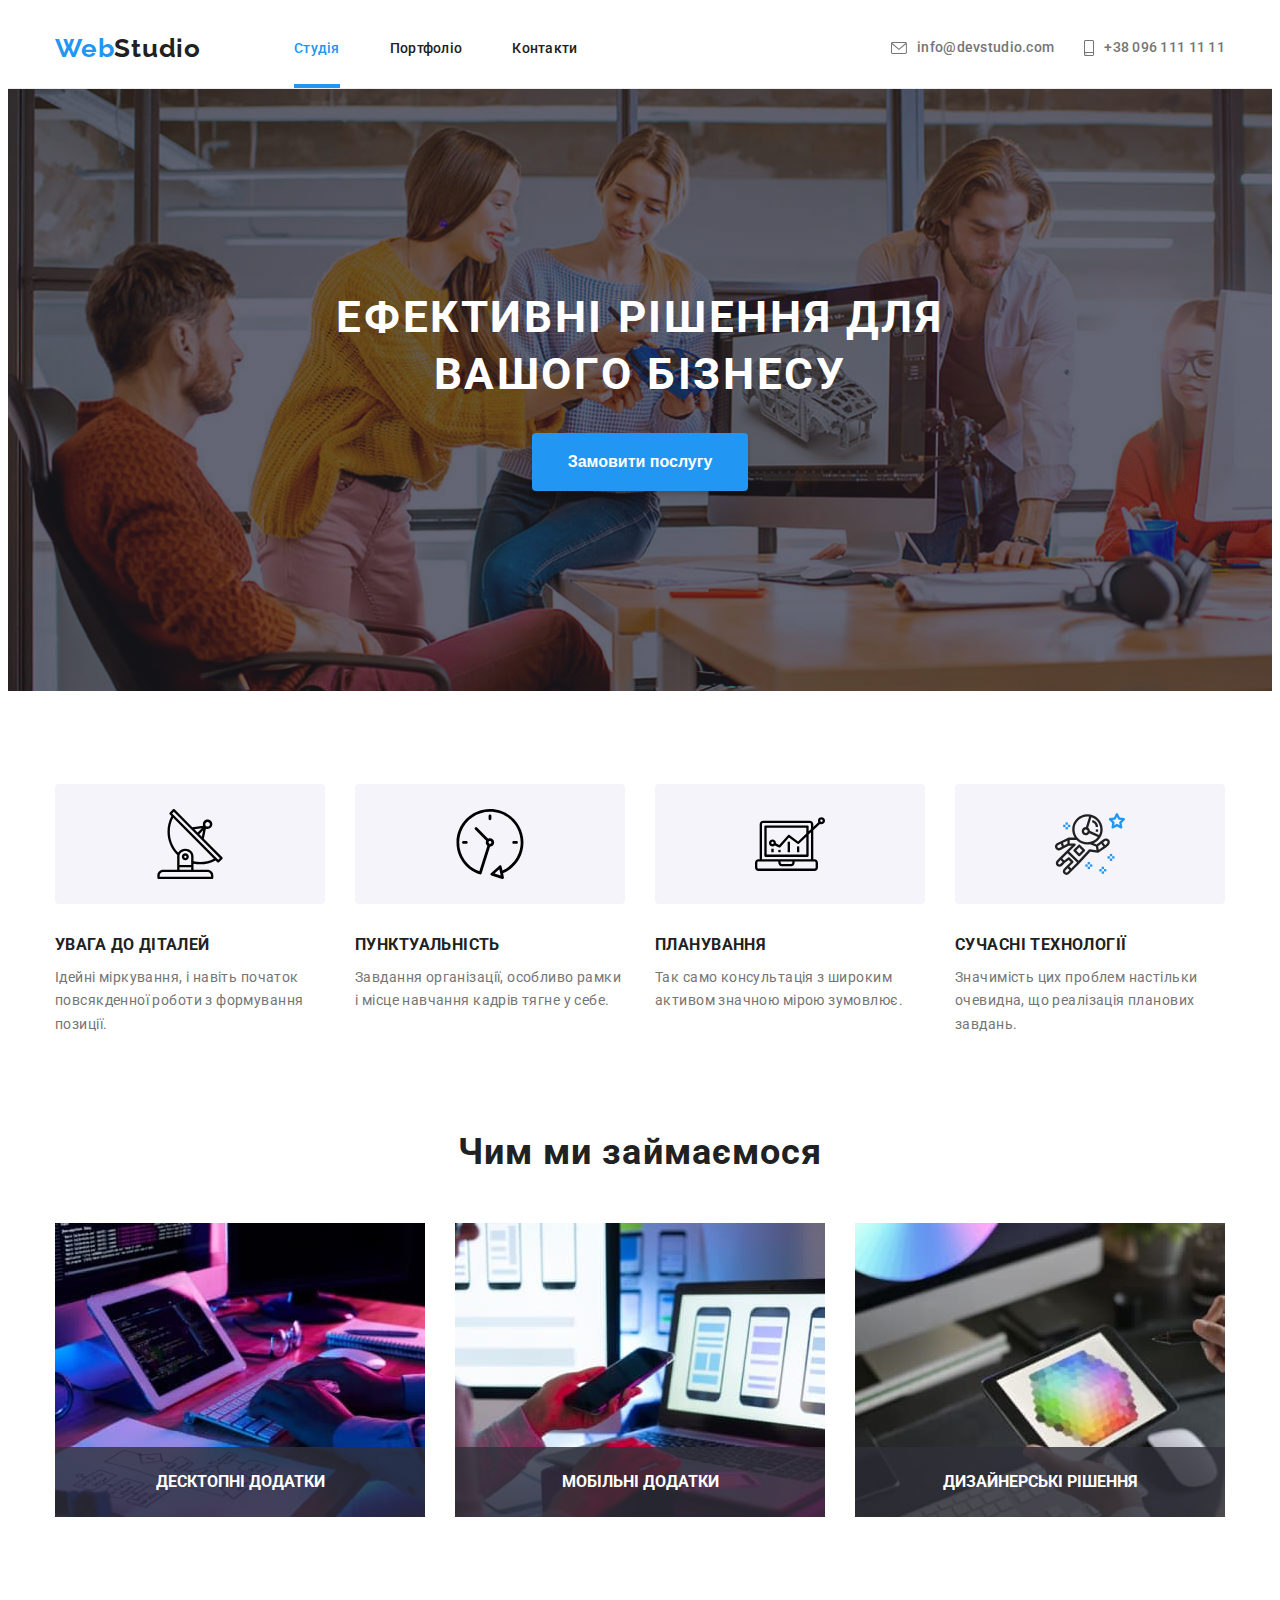
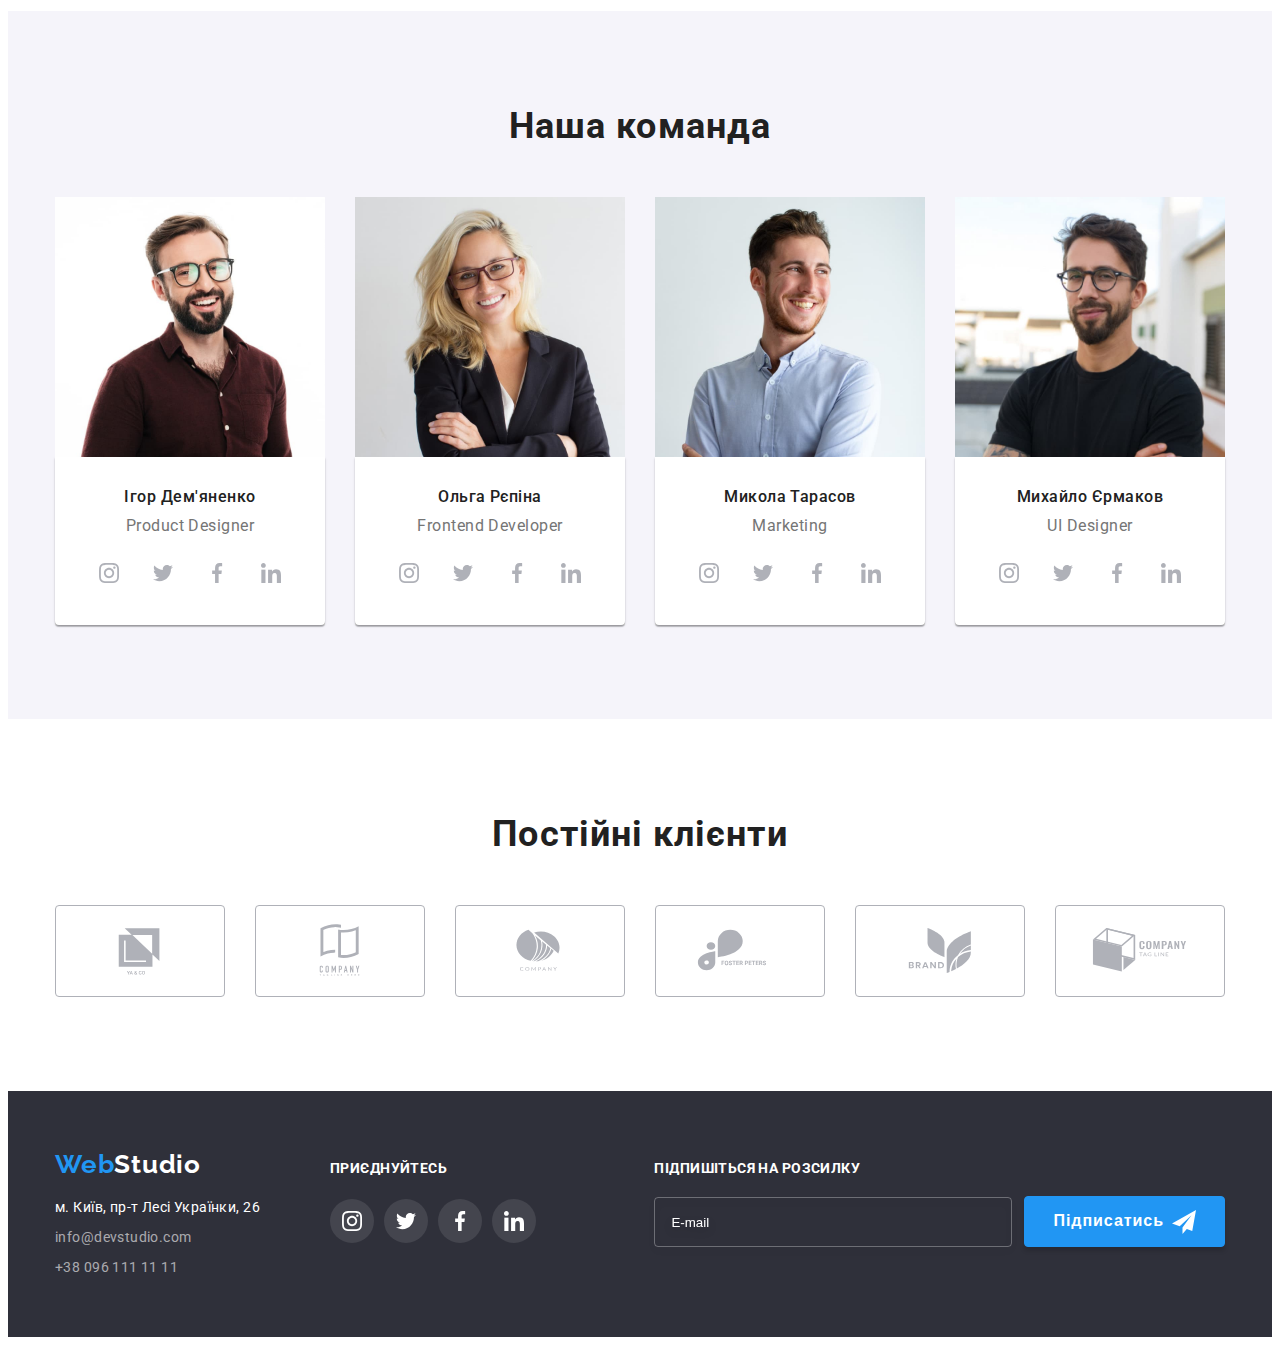
<file: index.html>
<!DOCTYPE html>
<html lang="uk">
  <head>
    <meta charset="UTF-8" />
    <meta http-equiv="X-UA-Compatible" content="IE=edge" />
    <meta name="viewport" content="width=device-width, initial-scale=1.0" />
    <link rel="preconnect" href="https://fonts.googleapis.com" />
    <link rel="preconnect" href="https://fonts.gstatic.com" crossorigin />
    <link
      href="https://fonts.googleapis.com/css2?family=Cinzel:wght@700&family=Montserrat:wght@400;500;700&family=Playfair+Display:wght@700&family=Poppins:wght@400;700&family=Roboto+Serif:opsz,wght@8..144,100&family=Roboto+Slab:wght@900&family=Roboto:wght@400;500;700;900&display=swap"
      rel="stylesheet"
    />
    <link
      href="https://fonts.googleapis.com/css2?family=Cinzel:wght@700&family=Montserrat:wght@400;500;700&family=Playfair+Display:wght@700&family=Poppins:wght@400;700&family=Raleway:wght@700&family=Roboto+Serif:opsz,wght@8..144,100&family=Roboto+Slab:wght@900&family=Roboto:wght@400;500;700;900&display=swap"
      rel="stylesheet"
    />

    <title>Портфоліо WebStudio</title>
    <link
      rel="stylesheet"
      href="https://cdnjs.cloudflare.com/ajax/libs/modern-normalize/1.1.0/modern-normalize.min.css"
      integrity="sha512-wpPYUAdjBVSE4KJnH1VR1HeZfpl1ub8YT/NKx4PuQ5NmX2tKuGu6U/JRp5y+Y8XG2tV+wKQpNHVUX03MfMFn9Q=="
      crossorigin="anonymous"
      referrerpolicy="no-referrer"
    />
    <link rel="stylesheet" href="./css/style.css" />
  </head>
  <body>
    <header class="header">
      <div class="container header-container">
        <nav class="nav">
          <a class="nav_link_logo" href="./index.html"
            ><span class="current">Web</span>Studio</a
          >
          <ul class="nav-item">
            <li class="nav_list">
              <a class="nav_link_menu current lineal" href="./index.html"
                >Студія</a
              >
            </li>
            <li class="nav_list">
              <a class="nav_link_menu" href="portfolio.html">Портфоліо</a>
            </li>
            <li class="nav_list">
              <a class="nav_link_menu" href="#">Контакти</a>
            </li>
          </ul>
        </nav>
        <ul class="header-contact">
          <li class="header_list_email">
            <a class="header_link_email" href="mailto:info@devstudio.com">
              <svg class="email-img" width="16" height="12">
                <use href="./image/sprite.svg#icon-header-mail"></use>
              </svg>

              info@devstudio.com</a
            >
          </li>
          <li class="header_list_tel">
            <a class="header_link_tel" href="tel:+380961111111">
              <svg class="email-tel" width="10" height="16">
                <use href="./image/sprite.svg#icon-header-smartphone"></use>
              </svg>
              +38 096 111 11 11</a
            >
          </li>
        </ul>
      </div>
    </header>
    <main>
      <section class="contact">
        <div class="container contact_container">
          <h1 class="contact_title">Ефективні рішення для вашого бізнесу</h1>
          <button data-modal-open class="contact_btn" type="button">
            Замовити послугу
          </button>
        </div>
      </section>
      <section class="about section">
        <div class="container">
          <h2 class="about_title visually-hidden">Наші переваги</h2>
          <ul class="about_item">
            <li class="about_list_feature">
              <div class="about_link_item">
                <svg class="about_icon" width="70px" height="70px">
                  <use href="./image/sprite.svg#icon-section-antenna"></use>
                </svg>
              </div>
              <h3 class="about_feature_title">Увага до діталей</h3>
              <p class="descript_text">
                Ідейні міркування, і навіть початок повсякденної роботи з
                формування позиції.
              </p>
            </li>
            <li class="about_list_feature">
              <div class="about_link_item">
                <svg class="about_icon" width="70px" height="70px">
                  <use href="./image/sprite.svg#icon-section-clock"></use>
                </svg>
              </div>
              <h3 class="about_feature_title">Пунктуальність</h3>
              <p class="descript_text">
                Завдання організації, особливо рамки і місце навчання кадрів
                тягне у себе.
              </p>
            </li>
            <li class="about_list_feature">
              <div class="about_link_item">
                <svg class="about_icon" width="70px" height="70px">
                  <use href="./image/sprite.svg#icon-section-diagram"></use>
                </svg>
              </div>
              <h3 class="about_feature_title">Планування</h3>
              <p class="descript_text">
                Так само консультація з широким активом значною мірою зумовлює.
              </p>
            </li>

            <li class="about_list_feature">
              <div class="about_link_item">
                <svg class="about_icon" width="70px" height="70px">
                  <use href="./image/sprite.svg#icon-section-astronaut"></use>
                </svg>
              </div>
              <h3 class="about_feature_title">Сучасні технології</h3>
              <p class="descript_text">
                Значимість цих проблем настільки очевидна, що реалізація
                планових завдань.
              </p>
            </li>
          </ul>
        </div>
      </section>
      <section class="work">
        <div class="container">
          <h2 class="work_title title">Чим ми займаємося</h2>
          <ul class="work-item">
            <li class="work_list_img">
              <div class="work_relative_img">
                <img
                  class="work_picture_img"
                  src="./image/code-on-tablet.jpg"
                  alt="programming on tablet"
                  width="370"
                  height="294"
                />
                <div class="work_absolute_title">
                  <h3 class="about_feature_title work_feature_title">
                    Десктопні додатки
                  </h3>
                </div>
              </div>
            </li>
            <li class="work_list_img">
              <div class="work_relative_img">
                <img
                  class="work_picture_img"
                  src="./image/phone-on-laptop.jpg"
                  alt="programming on laptop"
                  width="370"
                  height="294"
                />
                <div class="work_absolute_title">
                  <h3 class="about_feature_title work_feature_title">
                    Мобільні додатки
                  </h3>
                </div>
              </div>
            </li>
            <li class="work_list_img">
              <div class="work_relative_img">
                <img
                  class="work_picture_img"
                  src="./image/color-palette.jpg"
                  alt="color palette"
                  width="370"
                  height="294"
                />
                <div class="work_absolute_title">
                  <h3 class="about_feature_title work_feature_title">
                    Дизайнерські рішення
                  </h3>
                </div>
              </div>
            </li>
          </ul>
        </div>
      </section>
      <section class="teams section">
        <div class="container">
          <h2 class="teams_title title">Наша команда</h2>

          <ul class="team_list">
            <li class="teams_item">
              <img
                class="teams_photo"
                src="./image/photo-product-designer.jpg"
                alt="Product Designer"
                width="270"
                height="260"
              />

              <div class="team_member_card">
                <h3 class="teams_name">Ігор Дем'яненко</h3>

                <p class="teams_position">Product Designer</p>
                <ul class="team_list_icon">
                  <li class="team_item_icon">
                    <a
                      href="https://www.instagram.com/"
                      class="teams_link_icon"
                    >
                      <svg class="teams_icon" width="20px" height="20px">
                        <use href="./image/sprite.svg#icon-instagram"></use>
                      </svg>
                    </a>
                  </li>
                  <li class="team_item_icon">
                    <a href="https://twitter.com" class="teams_link_icon">
                      <svg class="teams_icon" width="20px" height="20px">
                        <use href="./image/sprite.svg#icon-twitter"></use>
                      </svg>
                    </a>
                  </li>
                  <li class="team_item_icon">
                    <a href="https://www.facebook.com/" class="teams_link_icon">
                      <svg class="teams_icon" width="20px" height="20px">
                        <use href="./image/sprite.svg#icon-facebook"></use>
                      </svg>
                    </a>
                  </li>
                  <li class="team_item_icon">
                    <a href="https://www.linkedin.com/" class="teams_link_icon">
                      <svg class="teams_icon" width="20px" height="20px">
                        <use href="./image/sprite.svg#icon-linkedin"></use>
                      </svg>
                    </a>
                  </li>
                </ul>
              </div>
            </li>
            <li class="teams_item">
              <img
                class="teams_photo"
                src="./image/photo-frontend-developer.jpg"
                alt="Frontend Develope"
                width="270"
                height="260"
              />
              <div class="team_member_card">
                <h3 class="teams_name">Ольга Рєпіна</h3>
                <p class="teams_position">Frontend Developer</p>
                <ul class="team_list_icon">
                  <li class="team_item_icon">
                    <a
                      href="https://www.instagram.com/"
                      class="teams_link_icon"
                    >
                      <svg class="teams_icon" width="20px" height="20px">
                        <use href="./image/sprite.svg#icon-instagram"></use>
                      </svg>
                    </a>
                  </li>
                  <li class="team_item_icon">
                    <a href="https://twitter.com" class="teams_link_icon">
                      <svg class="teams_icon" width="20px" height="20px">
                        <use href="./image/sprite.svg#icon-twitter"></use>
                      </svg>
                    </a>
                  </li>
                  <li class="team_item_icon">
                    <a href="https://www.facebook.com/" class="teams_link_icon">
                      <svg class="teams_icon" width="20px" height="20px">
                        <use href="./image/sprite.svg#icon-facebook"></use>
                      </svg>
                    </a>
                  </li>
                  <li class="team_item_icon">
                    <a href="https://www.linkedin.com/" class="teams_link_icon">
                      <svg class="teams_icon" width="20px" height="20px">
                        <use href="./image/sprite.svg#icon-linkedin"></use>
                      </svg>
                    </a>
                  </li>
                </ul>
              </div>
            </li>
            <li class="teams_item">
              <img
                class="teams_photo"
                src="./image/photo-marketing.jpg"
                alt="Marketing"
                width="270"
                height="260"
              />
              <div class="team_member_card">
                <h3 class="teams_name">Микола Тарасов</h3>
                <p class="teams_position">Marketing</p>
                <ul class="team_list_icon">
                  <li class="team_item_icon">
                    <a
                      href="https://www.instagram.com/"
                      class="teams_link_icon"
                    >
                      <svg class="teams_icon" width="20px" height="20px">
                        <use href="./image/sprite.svg#icon-instagram"></use>
                      </svg>
                    </a>
                  </li>
                  <li class="team_item_icon">
                    <a href="https://twitter.com" class="teams_link_icon">
                      <svg class="teams_icon" width="20px" height="20px">
                        <use href="./image/sprite.svg#icon-twitter"></use>
                      </svg>
                    </a>
                  </li>
                  <li class="team_item_icon">
                    <a href="https://www.facebook.com/" class="teams_link_icon">
                      <svg class="teams_icon" width="20px" height="20px">
                        <use href="./image/sprite.svg#icon-facebook"></use>
                      </svg>
                    </a>
                  </li>
                  <li class="team_item_icon">
                    <a href="https://www.linkedin.com/" class="teams_link_icon">
                      <svg class="teams_icon" width="20px" height="20px">
                        <use href="./image/sprite.svg#icon-linkedin"></use>
                      </svg>
                    </a>
                  </li>
                </ul>
              </div>
            </li>
            <li class="teams_item">
              <img
                class="teams_photo"
                src="./image/photo-designer.jpg"
                alt="UI Designer"
                width="270"
                height="260"
              />
              <div class="team_member_card">
                <h3 class="teams_name">Михайло Єрмаков</h3>
                <p class="teams_position">UI Designer</p>
                <ul class="team_list_icon">
                  <li class="team_item_icon">
                    <a
                      href="https://www.instagram.com/"
                      class="teams_link_icon"
                    >
                      <svg class="teams_icon" width="20px" height="20px">
                        <use href="./image/sprite.svg#icon-instagram"></use>
                      </svg>
                    </a>
                  </li>
                  <li class="team_item_icon">
                    <a href="https://twitter.com" class="teams_link_icon">
                      <svg class="teams_icon" width="20px" height="20px">
                        <use href="./image/sprite.svg#icon-twitter"></use>
                      </svg>
                    </a>
                  </li>
                  <li class="team_item_icon">
                    <a href="https://www.facebook.com/" class="teams_link_icon">
                      <svg class="teams_icon" width="20px" height="20px">
                        <use href="./image/sprite.svg#icon-facebook"></use>
                      </svg>
                    </a>
                  </li>
                  <li class="team_item_icon">
                    <a href="https://www.linkedin.com/" class="teams_link_icon">
                      <svg class="teams_icon" width="20px" height="20px">
                        <use href="./image/sprite.svg#icon-linkedin"></use>
                      </svg>
                    </a>
                  </li>
                </ul>
              </div>
            </li>
          </ul>
        </div>
      </section>
      <section class="partner section">
        <div class="container">
          <h2 class="title">Постійні клієнти</h2>
          <ul class="partner_list">
            <li class="partner_item">
              <a href="#" class="partner_link">
                <svg class="partner_icon">
                  <use href="./image/sprite.svg#icon-Logo-work-a"></use>
                </svg>
              </a>
            </li>
            <li class="partner_item">
              <a href="#" class="partner_link">
                <svg class="partner_icon">
                  <use href="./image/sprite.svg#icon-Logo-work-b"></use>
                </svg>
              </a>
            </li>
            <li class="partner_item">
              <a href="#" class="partner_link">
                <svg class="partner_icon">
                  <use href="./image/sprite.svg#icon-Logo-work-c"></use>
                </svg>
              </a>
            </li>
            <li class="partner_item">
              <a href="#" class="partner_link">
                <svg class="partner_icon">
                  <use href="./image/sprite.svg#icon-Logo-work-d"></use>
                </svg>
              </a>
            </li>
            <li class="partner_item">
              <a href="#" class="partner_link">
                <svg class="partner_icon">
                  <use href="./image/sprite.svg#icon-Logo-work-e"></use>
                </svg>
              </a>
            </li>
            <li class="partner_item">
              <a href="#" class="partner_link">
                <svg class="partner_icon">
                  <use href="./image/sprite.svg#icon-Logo-work-h"></use>
                </svg>
              </a>
            </li>
          </ul>
        </div>
      </section>
    </main>

    <footer class="footer">
      <div class="container flex">
        <div class="footer_address_container">
          <a href="./index.html" class="footer_logo_link"
            ><span class="footer_logo_link current">Web</span>Studio</a
          >

          <address>
            <ul class="address_list">
              <li class="address_city_item">
                <a
                  class="address_link"
                  href="https://goo.gl/maps/CPtrU1FHBa2aNyZL9"
                  target="_blank"
                  rel="noopener noreferrer nofollow"
                  >м. Київ, пр-т Лесі Українки, 26</a
                >
              </li>
              <li class="address_item">
                <a class="footer_contact" href="mailto:info@devstudio.com"
                  >info@devstudio.com</a
                >
              </li>
              <li class="footer_list_contact">
                <a class="footer_contact" href="tel:+380961111111"
                  >+38 096 111 11 11</a
                >
              </li>
            </ul>
          </address>
        </div>
        <div class="footer_social_container">
          <h3 class="footer_social_title">приєднуйтесь</h3>
          <ul class="footer_social_list">
            <li class="social_item">
              <a href="" class="social_link teams_link_icon">
                <svg class="social_icon" width="20px" height="20px">
                  <use href="./image/sprite.svg#icon-instagram"></use>
                </svg>
              </a>
            </li>
            <li class="social_item">
              <a href="" class="social_link teams_link_icon">
                <svg class="social_icon" width="20px" height="20px">
                  <use href="./image/sprite.svg#icon-twitter"></use>
                </svg>
              </a>
            </li>
            <li class="social_item">
              <a href="" class="social_link teams_link_icon">
                <svg class="social_icon" width="20px" height="20px">
                  <use href="./image/sprite.svg#icon-facebook"></use>
                </svg>
              </a>
            </li>
            <li class="social_item">
              <a href="" class="social_link teams_link_icon">
                <svg class="social_icon" width="20px" height="20px">
                  <use href="./image/sprite.svg#icon-linkedin"></use>
                </svg>
              </a>
            </li>
          </ul>
        </div>
        <form class="footer_form">
          <div class="footer_label_input">
            <b class="footer_form_call">Підпишіться на розсилку</b>
            <input
              class="footer_form_input"
              type="email"
              name="mail"
              placeholder="E-mail"
              required
            />
          </div>

          <button class="footer_form_btn" type="submit">
            Підписатись

            <svg class="footer_form_icon">
              <use href="./image/sprite.svg#icon-telegram"></use>
            </svg>
          </button>
        </form>
      </div>
    </footer>

    <div data-modal class="backdrop is-hidden">
      <div class="modal">
        <button data-modal-close class="btn_close_modal">
          <svg class="modal_svg_close">
            <use href="./image/sprite.svg#icon-close_modal"></use>
          </svg>
        </button>
        <b class="modal_call_action">Залиште свої дані, ми вам передзвонимо</b>
        <form class="form">
          <label class="form_label">
            <span class="form_text_label">Ім'я</span>
            <span class="form_field">
              <input
                class="form_input"
                type="text"
                name="user_name"
                placeholder=" "
              />
              <svg class="icon_svg">
                <use href="./image/icons.svg#icon-person"></use>
              </svg>
            </span>
          </label>
          <label class="form_label">
            <span class="form_text_label">Телефон</span>
            <span class="form_field">
              <input
                class="form_input"
                type="tel"
                name="user_phone"
                placeholder=" "
              />
              <svg class="icon_svg">
                <use href="./image/icons.svg#icon-phone"></use>
              </svg>
            </span>
          </label>

          <label class="form_label">
            <span class="form_text_label">Пошта </span>
            <span class="form_field">
              <input
                class="form_input"
                type="email"
                name="user_email"
                placeholder=" "
              />
              <svg class="icon_svg">
                <use href="./image/icons.svg#icon-email_black"></use>
              </svg>
            </span>
          </label>
          <label class="">
            <span class="form_text_label">Коментар </span>
            <textarea
              class="form_textarea"
              name="user_massage"
              placeholder="Введіть текст"
            ></textarea>
          </label>
          <div class="form_checkbox_wrapper">
            <input
              class="checkbox"
              name="accept_policy"
              type="checkbox"
              id="policy_checkbox"
            />
            <label class="label_policy" for="policy_checkbox"
              >Погоджуюся з розсилкою та приймаю &nbsp;
              <a class="policy_checkbox_link" href="#">Умови договору</a>
            </label>
          </div>

          <button class="btn_submit" type="submit">Відправити</button>
        </form>
      </div>
    </div>
    <script src="./js/modal.js"></script>
  </body>
</html>
</file>
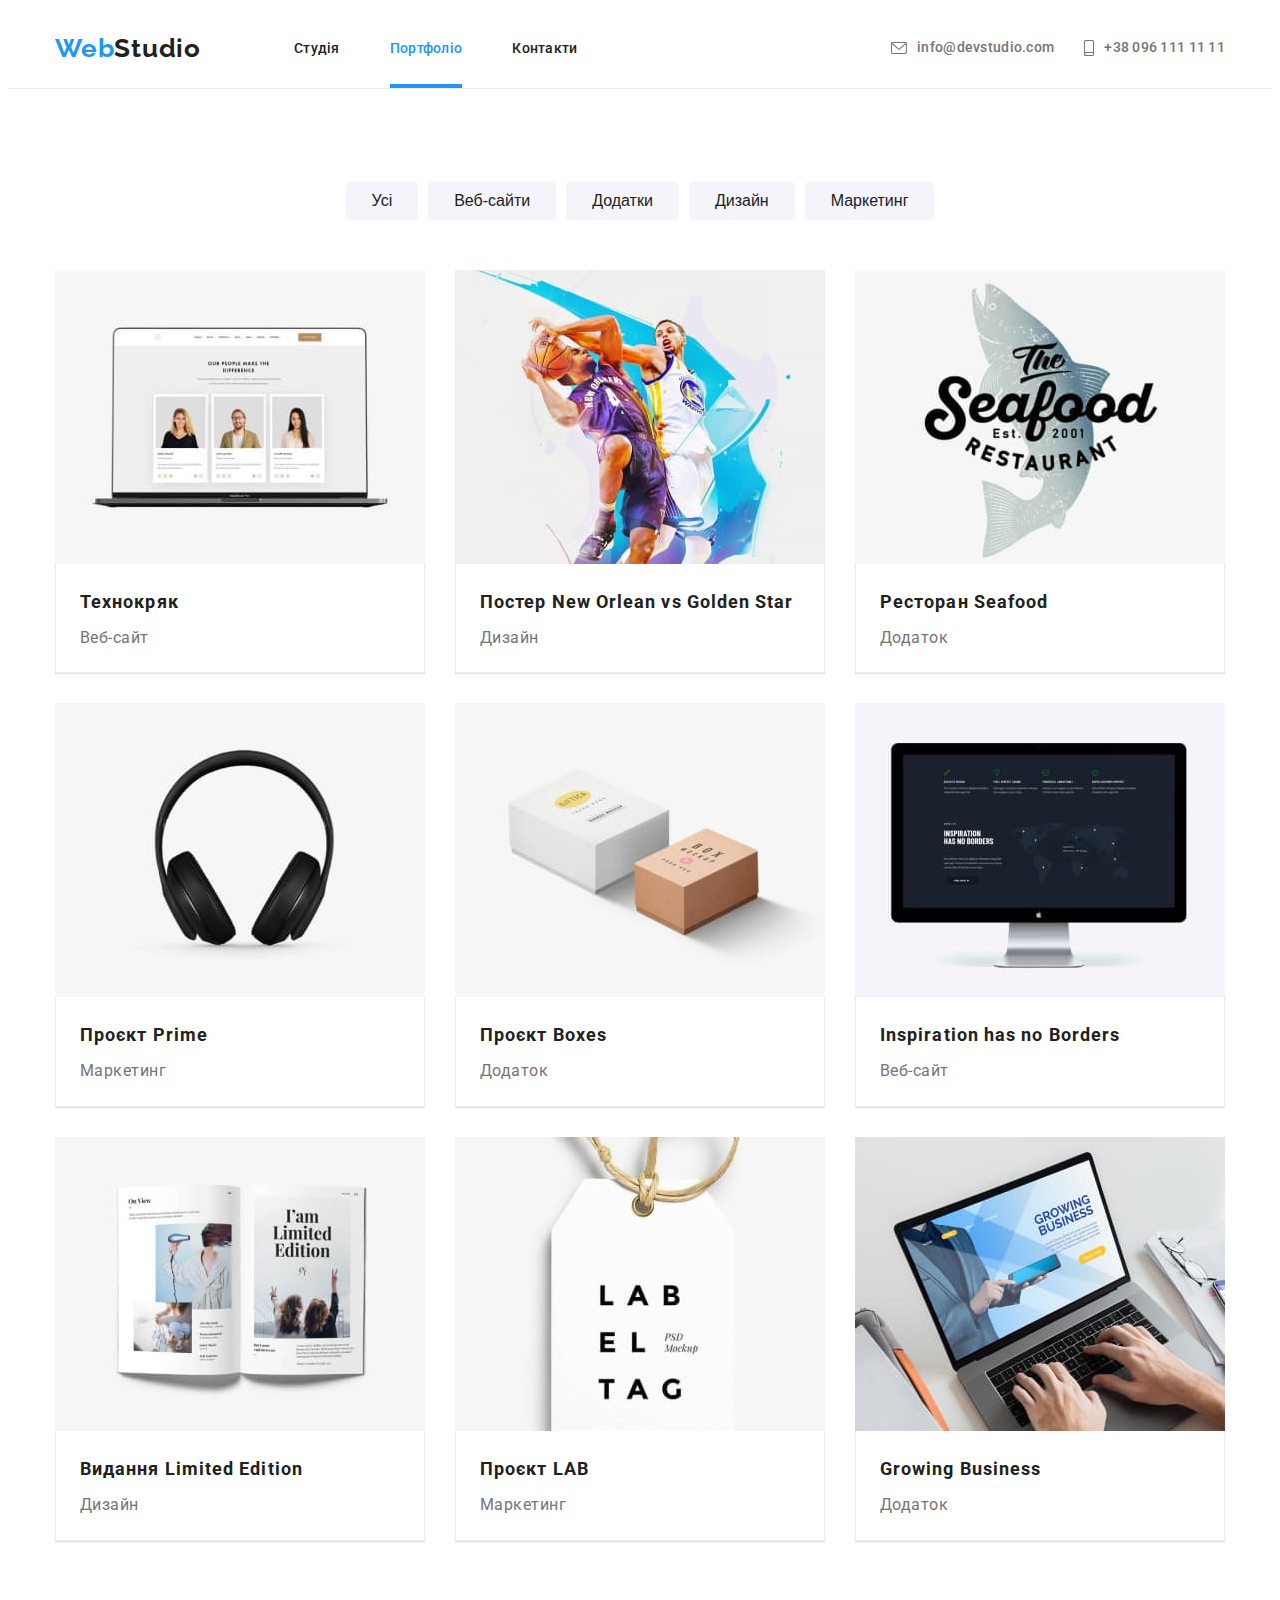
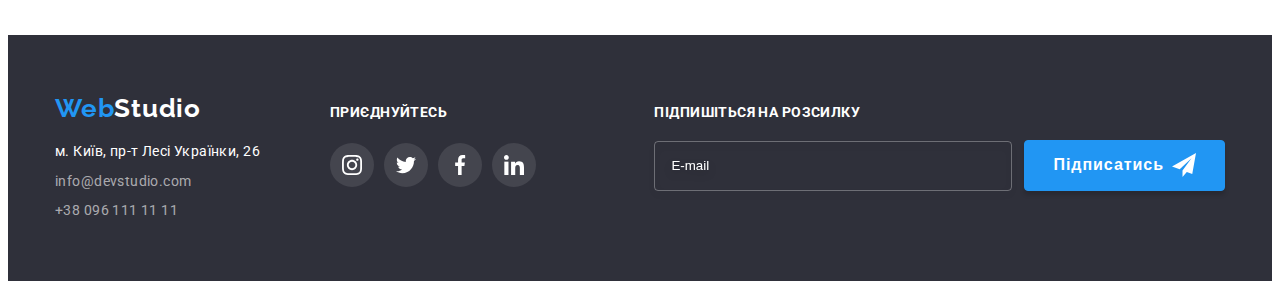
<file: portfolio.html>
<!DOCTYPE html>
<html lang="uk">
  <head>
    <meta charset="UTF-8" />
    <meta http-equiv="X-UA-Compatible" content="IE=edge" />
    <meta name="viewport" content="width=device-width, initial-scale=1.0" />
    <link rel="preconnect" href="https://fonts.googleapis.com" />
    <link rel="preconnect" href="https://fonts.gstatic.com" crossorigin />
    <link
      href="https://fonts.googleapis.com/css2?family=Cinzel:wght@700&family=Montserrat:wght@400;500;700&family=Playfair+Display:wght@700&family=Poppins:wght@400;700&family=Roboto+Serif:opsz,wght@8..144,100&family=Roboto+Slab:wght@900&family=Roboto:wght@400;500;700;900&display=swap"
      rel="stylesheet"
    />
    <link
      href="https://fonts.googleapis.com/css2?family=Cinzel:wght@700&family=Montserrat:wght@400;500;700&family=Playfair+Display:wght@700&family=Poppins:wght@400;700&family=Raleway:wght@700&family=Roboto+Serif:opsz,wght@8..144,100&family=Roboto+Slab:wght@900&family=Roboto:wght@400;500;700;900&display=swap"
      rel="stylesheet"
    />

    <title>Портфоліо</title>
    <link
      rel="stylesheet"
      href="https://cdnjs.cloudflare.com/ajax/libs/modern-normalize/1.1.0/modern-normalize.min.css"
      integrity="sha512-wpPYUAdjBVSE4KJnH1VR1HeZfpl1ub8YT/NKx4PuQ5NmX2tKuGu6U/JRp5y+Y8XG2tV+wKQpNHVUX03MfMFn9Q=="
      crossorigin="anonymous"
      referrerpolicy="no-referrer"
    />
    <link rel="stylesheet" href="./css/style.css" />
  </head>
  <body>
    <header class="header">
      <div class="container header-container">
        <nav class="nav">
          <a class="nav_link_logo" href="./index.html"
            ><span class="current">Web</span>Studio</a
          >
          <ul class="nav-item">
            <li class="nav_list">
              <a class="nav_link_menu" href="./index.html">Студія</a>
            </li>
            <li class="nav_list">
              <a class="nav_link_menu current lineal" href="portfolio.html"
                >Портфоліо</a
              >
            </li>
            <li class="nav_list">
              <a class="nav_link_menu" href="#">Контакти</a>
            </li>
          </ul>
        </nav>
        <ul class="header-contact">
          <li class="header_list_email">
            <a class="header_link_email" href="mailto:info@devstudio.com">
              <svg class="email-img" width="16" height="12">
                <use href="./image/sprite.svg#icon-header-mail"></use>
              </svg>

              info@devstudio.com</a
            >
          </li>
          <li class="header_list_tel">
            <a class="header_link_tel" href="tel:+380961111111">
              <svg class="email-tel" width="10" height="16">
                <use href="./image/sprite.svg#icon-header-smartphone"></use>
              </svg>
              +38 096 111 11 11</a
            >
          </li>
        </ul>
      </div>
    </header>
    <main>
      <section class="services section">
        <div class="container">
          <h2 class="services_title visually-hidden">Наші Послуги</h2>
          <ul class="services_list">
            <li class="services_item_btn">
              <button type="button" class="services_btn current">Усі</button>
            </li>
            <li class="services_item_btn">
              <button type="button" class="services_btn">Веб-сайти</button>
            </li>
            <li class="services_item_btn">
              <button type="button" class="services_btn">Додатки</button>
            </li>
            <li class="services_item_btn">
              <button type="button" class="services_btn">Дизайн</button>
            </li>
            <li class="services_item_btn">
              <button type="button" class="services_btn">Маркетинг</button>
            </li>
          </ul>
          <ul class="server_menu">
            <li class="server_item">
              <a class="server_card" href="#">
                <div class="server_relative_img">
                  <img
                    class="server_img"
                    src="./image/img-portfolio-page/laptop-three-team.jpg"
                    alt="Web"
                    width="370"
                    height="294"
                  />
                  <div class="server_overlay">
                    <div class="server_absolute_text">
                      <p class="server_text">
                        Ресурс пропонує комплексні пропозиції з різним рівнем
                        функціоналу та сервісів. Все це дозволить відвідувачу
                        отримати вичерпні відомості про компанію чи приватну
                        особу.
                      </p>
                    </div>
                  </div>
                </div>
                <div class="card_border">
                  <h3 class="server_menu_title">Технокряк</h3>
                  <p class="server_menu_descript">Веб-сайт</p>
                </div>
              </a>
            </li>
            <li class="server_item">
              <a class="server_card" href="#">
                <div class="server_relative_img">
                  <img
                    class="server_img"
                    src="./image/img-portfolio-page/sport-two-people.jpg"
                    alt="Design"
                    width="370"
                    height="294"
                  />
                  <div class="server_overlay">
                    <div class="server_absolute_text">
                      <p class="server_text">
                        Ресурс пропонує комплексні пропозиції з різним рівнем
                        функціоналу та сервісів. Все це дозволить відвідувачу
                        отримати вичерпні відомості про компанію чи приватну
                        особу.
                      </p>
                    </div>
                  </div>
                </div>

                <div class="card_border">
                  <h3 class="server_menu_title">
                    Постер New Orlean vs Golden Star
                  </h3>
                  <p class="server_menu_descript">Дизайн</p>
                </div>
              </a>
            </li>
            <li class="server_item">
              <a class="server_card" href="#">
                <div class="server_relative_img">
                  <img
                    class="server_img"
                    src="./image/img-portfolio-page/logo-restaurant.jpg"
                    alt="Dodatok"
                    width="370"
                    height="294"
                  />
                  <div class="server_overlay">
                    <div class="server_absolute_text">
                      <p class="server_text">
                        Ресурс пропонує комплексні пропозиції з різним рівнем
                        функціоналу та сервісів. Все це дозволить відвідувачу
                        отримати вичерпні відомості про компанію чи приватну
                        особу.
                      </p>
                    </div>
                  </div>
                </div>
                <div class="card_border">
                  <h3 class="server_menu_title">Ресторан Seafood</h3>
                  <p class="server_menu_descript">Додаток</p>
                </div>
              </a>
            </li>
            <li class="server_item">
              <a class="server_card" href="#"
                ><div class="server_relative_img">
                  <img
                    class="server_img"
                    src="./image/img-portfolio-page/headphones-black.jpg"
                    alt="Проєкт Prime"
                    width="370"
                    height="294"
                  />
                  <div class="server_overlay">
                    <div class="server_absolute_text">
                      <p class="server_text">
                        Ресурс пропонує комплексні пропозиції з різним рівнем
                        функціоналу та сервісів. Все це дозволить відвідувачу
                        отримати вичерпні відомості про компанію чи приватну
                        особу.
                      </p>
                    </div>
                  </div>
                </div>
                <div class="card_border">
                  <h3 class="server_menu_title">Проєкт Prime</h3>
                  <p class="server_menu_descript">Маркетинг</p>
                </div>
              </a>
            </li>
            <li class="server_item">
              <a class="server_card" href="#">
                <div class="server_relative_img">
                  <img
                    class="server_img"
                    src="./image/img-portfolio-page/two-box.jpg"
                    alt="Проєкт Boxes"
                    width="370"
                    height="294"
                  />
                  <div class="server_overlay">
                    <div class="server_absolute_text">
                      <p class="server_text">
                        Ресурс пропонує комплексні пропозиції з різним рівнем
                        функціоналу та сервісів. Все це дозволить відвідувачу
                        отримати вичерпні відомості про компанію чи приватну
                        особу.
                      </p>
                    </div>
                  </div>
                </div>
                <div class="card_border">
                  <h3 class="server_menu_title">Проєкт Boxes</h3>
                  <p class="server_menu_descript">Додаток</p>
                </div>
              </a>
            </li>
            <li class="server_item">
              <a class="server_card" href="#">
                <div class="server_relative_img">
                  <img
                    class="server_img"
                    src="./image/img-portfolio-page/inspiration-web.jpg"
                    alt="Inspiration has no Borders"
                    width="370"
                    height="294"
                  />
                  <div class="server_overlay">
                    <div class="server_absolute_text">
                      <p class="server_text">
                        Ресурс пропонує комплексні пропозиції з різним рівнем
                        функціоналу та сервісів. Все це дозволить відвідувачу
                        отримати вичерпні відомості про компанію чи приватну
                        особу.
                      </p>
                    </div>
                  </div>
                </div>

                <div class="card_border">
                  <h3 class="server_menu_title">Inspiration has no Borders</h3>
                  <p class="server_menu_descript">Веб-сайт</p>
                </div>
              </a>
            </li>
            <li class="server_item">
              <a class="server_card" href="#">
                <div class="server_relative_img">
                  <img
                    class="server_img"
                    src="./image/img-portfolio-page/book-edition.jpg"
                    alt="Видання Limited Edition"
                    width="370"
                    height="294"
                  />
                  <div class="server_overlay">
                    <div class="server_absolute_text">
                      <p class="server_text">
                        Ресурс пропонує комплексні пропозиції з різним рівнем
                        функціоналу та сервісів. Все це дозволить відвідувачу
                        отримати вичерпні відомості про компанію чи приватну
                        особу.
                      </p>
                    </div>
                  </div>
                </div>

                <div class="card_border">
                  <h3 class="server_menu_title">Видання Limited Edition</h3>
                  <p class="server_menu_descript">Дизайн</p>
                </div>
              </a>
            </li>
            <li class="server_item">
              <a class="server_card" href="#">
                <div class="server_relative_img">
                  <img
                    class="server_img"
                    src="./image/img-portfolio-page/logo-label-tag.jpg"
                    alt="Проєкт LAB"
                    width="370"
                    height="294"
                  />
                  <div class="server_overlay">
                    <div class="server_absolute_text">
                      <p class="server_text">
                        Ресурс пропонує комплексні пропозиції з різним рівнем
                        функціоналу та сервісів. Все це дозволить відвідувачу
                        отримати вичерпні відомості про компанію чи приватну
                        особу.
                      </p>
                    </div>
                  </div>
                </div>
                <div class="card_border">
                  <h3 class="server_menu_title">Проєкт LAB</h3>
                  <p class="server_menu_descript">Маркетинг</p>
                </div>
              </a>
            </li>
            <li class="server_item">
              <a class="server_card" href="#">
                <div class="server_relative_img">
                  <img
                    class="server_img"
                    src="./image/img-portfolio-page/laptop-crowing-business.jpg"
                    alt="Growing Business"
                    width="370"
                    height="294"
                  />
                  <div class="server_overlay">
                    <div class="server_absolute_text">
                      <p class="server_text">
                        Ресурс пропонує комплексні пропозиції з різним рівнем
                        функціоналу та сервісів. Все це дозволить відвідувачу
                        отримати вичерпні відомості про компанію чи приватну
                        особу.
                      </p>
                    </div>
                  </div>
                </div>

                <div class="card_border">
                  <h3 class="server_menu_title">Growing Business</h3>
                  <p class="server_menu_descript">Додаток</p>
                </div>
              </a>
            </li>
          </ul>
        </div>
      </section>
    </main>
    <footer class="footer">
      <div class="container flex">
        <div class="footer_address_container">
          <a href="./index.html" class="footer_logo_link"
            ><span class="footer_logo_link current">Web</span>Studio</a
          >

          <address>
            <ul class="address_list">
              <li class="address_city_item">
                <a
                  class="address_link"
                  href="https://goo.gl/maps/CPtrU1FHBa2aNyZL9"
                  target="_blank"
                  rel="noopener noreferrer nofollow"
                  >м. Київ, пр-т Лесі Українки, 26</a
                >
              </li>
              <li class="address_item">
                <a class="footer_contact" href="mailto:info@devstudio.com"
                  >info@devstudio.com</a
                >
              </li>
              <li class="footer_list_contact">
                <a class="footer_contact" href="tel:+380961111111"
                  >+38 096 111 11 11</a
                >
              </li>
            </ul>
          </address>
        </div>
        <div class="footer_social_container">
          <h3 class="footer_social_title">приєднуйтесь</h3>
          <ul class="footer_social_list">
            <li class="social_item">
              <a href="" class="social_link teams_link_icon">
                <svg class="social_icon" width="20px" height="20px">
                  <use href="./image/sprite.svg#icon-instagram"></use>
                </svg>
              </a>
            </li>
            <li class="social_item">
              <a href="" class="social_link teams_link_icon">
                <svg class="social_icon" width="20px" height="20px">
                  <use href="./image/sprite.svg#icon-twitter"></use>
                </svg>
              </a>
            </li>
            <li class="social_item">
              <a href="" class="social_link teams_link_icon">
                <svg class="social_icon" width="20px" height="20px">
                  <use href="./image/sprite.svg#icon-facebook"></use>
                </svg>
              </a>
            </li>
            <li class="social_item">
              <a href="" class="social_link teams_link_icon">
                <svg class="social_icon" width="20px" height="20px">
                  <use href="./image/sprite.svg#icon-linkedin"></use>
                </svg>
              </a>
            </li>
          </ul>
        </div>
        <form class="footer_form">
          <div class="footer_label_input">
            <b class="footer_form_call">Підпишіться на розсилку</b>
            <input
              class="footer_form_input"
              type="email"
              name="mail"
              placeholder="E-mail"
              required
            />
          </div>

          <button class="footer_form_btn" type="submit">
            Підписатись

            <svg class="footer_form_icon">
              <use href="./image/sprite.svg#icon-telegram"></use>
            </svg>
          </button>
        </form>
      </div>
    </footer>
  </body>
</html>
</file>
<file: css/style.css>
:root {
  --color-primary: #212121;
  --color-text-deck: #757575;
  --color-invert: #fff;
  --color-opacity: rgba(255, 255, 255, 0.6);
  --color-action: #2196f3;
  --color-background-primary: #fff;
  --color-background-second: #2f303a;
  --color-background-brand: #f5f4fa;
  --color-background-action: #2196f3;
  --background-color-even: #188ce8;
  --color-border-one: #eeeeee;
  --color-fill-svg: #afb1b8;
  --color-background-animation: rgba(33, 150, 243, 0.9);
  --color-backdrop: rgba(0, 0, 0, 0.2);
  --timing-function: cubic-bezier(0.4, 0, 0.2, 1);
}
html {
  box-sizing: border-box;
}
*,
*::before,
*::after {
  box-sizing: border-box;
}
h1,
h2,
h3,
h4,
h5,
h6,
p,
ul,
li {
  margin-top: 0;
  margin-bottom: 0;
  padding-left: 0;
  padding-right: 0;
}
body {
  font-family: "Roboto", sans-serif;
  background-color: var(--primary-white-color);
}

a {
  text-decoration: none;
}
li {
  list-style-type: none;
}
img {
  display: block;
}
.visually-hidden {
  white-space: nowrap;
  width: 1px;
  height: 1px;
  overflow: hidden;
  border: 0;
  padding: 0;
  clip: rect(0 0 0 0);
  clip-path: inset(50%);
  margin: -1px;
}
.section {
  padding-top: 94px;
  padding-bottom: 94px;
}
.title {
  margin-bottom: 50px;
  font-weight: 700;
  font-size: 36px;
  line-height: 42px;
  text-align: center;
  letter-spacing: 0.03em;

  color: var(--color-primary);
}
.container {
  width: 1200px;
  margin: 0 auto;
  padding-left: 15px;
  padding-right: 15px;
}
.header {
  border-bottom: 1px solid #ececec;
}
.header-container {
  display: flex;
  align-items: center;
}
.nav {
  display: flex;
  align-items: center;
  padding-left: 0;
}

.nav-item {
  display: flex;
}
.nav_link_logo {
  margin-right: 93px;
  font-family: "Raleway", sans-serif;
  font-weight: 700;
  font-size: 26px;
  line-height: 1;
  letter-spacing: 0.03em;

  color: var(--color-primary);
  transition: color 250ms var(--timing-function);
}
.nav_link_logo .current:hover,
.nav_link_logo .current:focus {
  color: var(--background-color-even);
}
.nav_link_logo .current {
  color: var(--color-action);
}

.nav_link_menu {
  position: relative;
  padding-top: 32px;
  padding-bottom: 32px;

  display: block;
  color: var(--color-primary);
  font-weight: 500;
  font-size: 14px;
  line-height: 16px;
  letter-spacing: 0.02em;

  transition: color 250ms var(--timing-function);
}

.nav_link_menu.current {
  color: var(--color-action);
}
.nav_link_menu.current.lineal::after {
  position: absolute;
  left: 0;
  bottom: 0;
  content: "";
  display: block;
  width: 100%;
  height: 4px;
  background-color: var(--color-background-action);

  /* transition: opacity 250ms var(--timing-function); */
}

.nav_list:not(:last-of-type) {
  margin-right: 50px;
}
.nav_list .nav_link_menu:hover,
.nav_list .nav_link_menu:focus {
  color: var(--background-color-even);
}

.header-contact {
  display: flex;
  padding-left: 0;
  margin-top: 0;
  margin-left: auto;
}
.email-img,
.email-tel {
  margin-right: 10px;
  fill: var(--color-text-deck);
  transition: fill 250ms var(--timing-function);
}

.header_link_email:hover .email-img,
.header_link_email:focus .email-img,
.header_link_tel:hover .email-tel,
.header_link_tel:focus .email-tel {
  fill: var(--color-action);
}

.header_list_email {
  margin-left: auto;
}
.header_link_email {
  display: flex;
  align-items: center;
  font-weight: 500;
  font-size: 14px;
  line-height: 1.13;
  letter-spacing: 0.02em;

  color: var(--color-text-deck);
  transition: color 250ms var(--timing-function);
}
.header_list_tel {
  margin-left: 30px;
}
.header_link_tel {
  display: flex;
  align-items: center;
  font-weight: 500;
  font-size: 14px;
  line-height: 1.13;
  letter-spacing: 0.02em;

  color: var(--color-text-deck);
  transition: color 250ms var(--timing-function);
}
.header_link_tel:hover,
.header_link_email:hover,
.header_link_tel:focus,
.header_link_email:focus {
  color: var(--background-color-even);
}

.contact {
  max-width: 1600px;
  margin: 0 auto;

  padding-top: 200px;
  padding-bottom: 200px;
  background-color: var(--color-background-second);

  background-image: linear-gradient(
      rgba(47, 48, 58, 0.4),
      rgba(47, 48, 58, 0.4)
    ),
    url(../image/change-4/background-image-contact.png);
  background-repeat: no-repeat;
  background-position: left center;
  background-size: cover;

  color: var(--color-invert);
}

.contact_title {
  max-width: 700px;
  margin: 0 auto;
  margin-bottom: 30px;

  font-size: 44px;
  line-height: 1.3;
  letter-spacing: 0.06em;
  text-transform: uppercase;
  text-align: center;

  color: var(--color-invert);
}
.contact_btn {
  display: block;
  margin: 0 auto;
  min-width: 216px;
  padding: 10px 22px 10px 22px;
  border: 4px solid var(--color-action);
  border-radius: 4px;
  box-shadow: 0px 4px 4px rgba(0, 0, 0, 0.15);
  background-color: var(--color-background-action);
  color: var(--color-invert);

  font-weight: 700;
  font-size: 16px;
  line-height: 1.87;

  transition: background-color 250ms var(--timing-function);
}
.contact_btn:hover,
.contact_btn:focus {
  background-color: var(--background-color-even);
}
.about_item {
  display: flex;
}
.about_list_feature:not(:last-of-type) {
  margin-right: 30px;
}
.about_list_feature {
  max-width: 270px;
  text-align: left;
  font-size: 14px;
  letter-spacing: 0.03em;
}
/* 4e */
.about_link_item {
  display: flex;
  justify-content: center;
  align-items: center;

  height: 120px;
  margin-bottom: 30px;
  background-color: var(--color-background-brand);
  border-radius: 4px;
}

.about_feature_title {
  margin-bottom: 10px;

  font-weight: 700;
  line-height: 1.3;
  text-transform: uppercase;

  color: var(--color-primary);
}
.descript_text {
  font-weight: 400;
  line-height: 1.7;

  color: var(--color-text-deck);
}
.work {
  padding-bottom: 94px;
}

.work_relative_img {
  position: relative;
}

.work_list_img {
  margin-left: 30px;
  margin-top: 30px;
  flex-basis: calc((100% - 90px) / 3);
}
.work-item {
  display: flex;
  flex-wrap: wrap;
  margin-left: -30px;
  margin-top: -30px;
}
.work_absolute_title {
  position: absolute;
  bottom: 0;
  right: 0;

  width: 370px;
  height: 70px;
  display: flex;
  align-items: center;
  justify-content: center;
  background: rgba(47, 48, 58, 0.8);
}

.work_feature_title {
  margin-bottom: unset;
  font-size: 16px;
  color: var(--color-background-primary);
}

.teams {
  font-family: "Roboto";
  background-color: var(--color-background-brand);
}

.team_list {
  padding-left: 0;
  display: flex;
  flex-wrap: wrap;
  margin-left: -30px;
  margin-top: -30px;
  /*  2й спосіб*/
}
/* .teams_item:not(:nth-child(4n)) {
  margin-right: 30px;
} */
.teams_item {
  margin-left: 30px;
  margin-top: 30px;
  flex-basis: calc((100% - 120px) / 4);
  background: var(--color-background-primary);
}

.team_member_card {
  padding-top: 30px;
  padding-bottom: 30px;
  background: var(--color-background-primary);

  box-shadow: 0px 1px 3px rgba(0, 0, 0, 0.12), 0px 1px 1px rgba(0, 0, 0, 0.14),
    0px 2px 1px rgba(0, 0, 0, 0.2);
  border-radius: 0px 0px 4px 4px;
}
.teams_name {
  margin-bottom: 10px;

  font-weight: 500;
  font-size: 16px;
  line-height: 1.2;

  text-align: center;
  letter-spacing: 0.03em;

  color: var(--color-primary);
}
.teams_position {
  font-weight: 400;
  font-size: 16px;
  line-height: 1.2;

  text-align: center;
  letter-spacing: 0.03em;

  color: var(--color-text-deck);
}
/* 4e */
.team_list_icon {
  display: flex;
  margin-top: 16px;
  justify-content: center;
}
.teams_link_icon {
  width: 44px;
  height: 44px;
  border-radius: 44px;
  display: flex;
  justify-content: center;
  align-items: center;
  background-color: var(--color-background-primary);

  transition: background-color 250ms var(--timing-function);
}
.teams_link_icon:hover,
.teams_link_icon:focus {
  background-color: var(--color-action);
}
.teams_icon {
  fill: var(--color-fill-svg);
  transition: fill 250ms var(--timing-function);
}
.teams_link_icon:hover .teams_icon,
.teams_link_icon:focus .teams_icon {
  fill: var(--color-background-primary);
}

.team_item_icon:not(:last-of-type) {
  margin-right: 10px;
}

.partner_list {
  display: flex;
}

.partner_item {
  width: 170px;
  height: 92px;
}

.partner_link {
  width: 100%;
  height: 100%;
  display: flex;
  align-items: center;
  justify-content: center;
  border-radius: 4px;

  border: 1px solid var(--color-fill-svg);
  transition: border 250ms var(--timing-function);
}
.partner_item:hover .partner_link,
.partner_item:focus .partner_link {
  border: 1px solid var(--color-action);
}

.partner_item:not(:last-of-type) {
  margin-right: 30px;
}

.partner_icon {
  width: 106px;
  height: 60px;
  fill: var(--color-fill-svg);
  transition: fill 250ms var(--timing-function);
}
.partner_link:hover .partner_icon,
.partner_link:focus .partner_icon {
  fill: var(--color-action);
}

.footer {
  padding: 60px 0;
  background-color: var(--color-background-second);
}

address {
  margin-top: 20px;
}
.footer_address_container {
  margin-right: 70px;
}
.address_list {
  display: block;
  font-style: normal;
}

.footer_logo_link {
  margin-bottom: 20px;

  font-family: "Raleway", sans-serif;
  font-weight: 700;
  font-size: 26px;
  line-height: 1;
  letter-spacing: 0.03em;
  color: var(--color-invert);
}
.footer_logo_link .current {
  color: var(--color-action);
}
.address_list {
  padding-left: 0;
  display: flex;
  flex-direction: column;
  align-items: flex-start;
}
.address_city_item {
  margin-bottom: 9px;
}
.address_item {
  margin-bottom: 9px;
}

.address_link {
  font-weight: 400;
  font-size: 14px;
  line-height: 1.4;
  letter-spacing: 0.03em;

  color: var(--color-invert);
}
.footer_contact {
  font-weight: 400;
  font-size: 14px;
  line-height: 1.4;
  letter-spacing: 0.03em;

  color: var(--color-opacity);
}
.footer_form {
  display: flex;

  margin-left: auto;
}
.footer_form_call {
  display: block;
  margin-bottom: 20px;
  font-weight: 700;
  font-size: 14px;
  line-height: 1.2;
  letter-spacing: 0.03em;
  text-transform: uppercase;

  color: var(--color-invert);
}
.footer_form_input {
  display: flex;

  width: 358px;
  height: 50px;
  padding-left: 16px;

  border: 1px solid rgba(255, 255, 255, 0.3);
  filter: drop-shadow(0px 4px 4px rgba(0, 0, 0, 0.15));
  border-radius: 4px;
  background-color: transparent;
  color: var(--color-invert);
  transition: border-color 250ms var(--timing-function);
}
.footer_form_input:focus {
  outline: none;
  border-color: var(--color-action);
}
.footer_form_input::placeholder {
  color: var(--color-invert);
}

.footer_form_btn {
  position: relative;
  margin-top: 36px;
  margin-left: 12px;
  min-width: 200px;
  padding: 10px 60px 10px 28px;
  border: 1px solid var(--color-action);
  box-shadow: 0px 4px 4px rgba(0, 0, 0, 0.15);
  border-radius: 4px;

  background-color: var(--color-background-action);
  color: var(--color-invert);
  text-align: center;
  font-weight: 700;
  font-size: 16px;
  line-height: 1.8;
  letter-spacing: 0.06em;
  transition: background-color 250ms var(--timing-function);
}

.footer_form_btn:hover,
.footer_form_btn:focus {
  background-color: var(--background-color-even);
}
.footer_form_icon {
  position: absolute;
  top: 50%;
  right: 28px;
  transform: translateY(-50%);

  display: block;
  margin-left: 10px;

  width: 24px;
  height: 24px;
  fill: #fff;
}

.flex {
  display: flex;
  align-items: baseline;
}
.footer_social_list {
  display: flex;
}
.footer_social_title {
  margin-bottom: 20px;
  font-family: "Roboto";
  font-style: normal;
  font-weight: 700;
  font-size: 14px;
  line-height: 1.4;
  letter-spacing: 0.03em;
  text-transform: uppercase;

  color: var(--color-background-primary);
}
.social_item:not(:last-of-type) {
  margin-right: 10px;
}
.social_link {
  background-color: rgba(255, 255, 255, 0.1);
  fill: var(--color-invert);
  transition: background-color 250ms var(--timing-function);
}
.social_link:hover,
.social_link:focus {
  background-color: var(--color-action);
}
/* portfolio css */
.services_list {
  display: flex;
  justify-content: center;
  margin-bottom: 50px;
}
.services_item_btn:not(:last-of-type) {
  margin-right: 10px;
}
.services_btn {
  padding: 6px 26px;
  background: var(--color-background-brand);
  border: var(--color-background-brand);
  border-radius: 4px;

  font-weight: 500;
  font-size: 16px;
  line-height: 1.6;
  text-align: center;
  color: var(--color-primary);
  transition: background-color 250ms var(--timing-function),
    color 250ms var(--timing-function), box-shadow 250ms var(--timing-function);
}
.services_btn:hover,
.services_btn:focus {
  background: var(--color-background-action);

  color: var(--color-background-primary);
  box-shadow: 0px 3px 1px rgba(0, 0, 0, 0.1), 0px 1px 2px rgba(0, 0, 0, 0.08),
    0px 2px 2px rgba(0, 0, 0, 0.12);
  border-radius: 4px;
}
.server_menu {
  display: flex;
  flex-wrap: wrap;
  margin-left: -30px;
  margin-bottom: -30px;
  flex-basis: calc((100% - 90px) / 3);
}
.server_item {
  margin-left: 30px;
  margin-bottom: 30px;
}

.server_overlay {
  position: absolute;
  top: 0;
  left: 0;
  width: 100%;
  height: 100%;
  background-color: var(--color-background-animation);

  transform: translateY(100%);
  transition: transform 250ms var(--timing-function);
}
.server_card:hover .server_overlay {
  transform: translateY(0);
}

.server_relative_img {
  position: relative;
  overflow: hidden;
}

.server_absolute_text {
  position: absolute;
  width: 100%;
  height: 100%;
  top: 50%;
  left: 50%;
  transform: translate(-50%, -50%);

  padding: 63px 24px;
}

.server_text {
  font-family: "Roboto";
  font-weight: 400;
  font-size: 18px;
  line-height: 1.56;
  letter-spacing: 0.03em;
  color: var(--color-background-primary);
}

.card_border {
  padding: 20px 24px;

  background: var(--color-background-primary);
  border: 1px solid var(--color-border-one);
  border-top: none;
}
.server_card {
  transition: box-shadow 250ms var(--timing-function);
}
.server_card:hover .card_border,
.server_card:focus .card_border {
  box-shadow: 0px 1px 1px rgba(0, 0, 0, 0.12), 0px 4px 4px rgba(0, 0, 0, 0.06),
    1px 4px 6px rgba(0, 0, 0, 0.16);
}
.server_card .server_img,
.server_card .card_border {
  box-shadow: 0px 1px 1px rgba(0, 0, 0, 0.12), 0px 0px 0px rgba(0, 0, 0, 0.06);
  transition: box-shadow 250ms var(--timing-function);
}

.server_card:hover .server_img,
.server_card:focus .server_img {
  box-shadow: 0px 1px 1px rgba(0, 0, 0, 0.12), 0px 4px 4px rgba(0, 0, 0, 0.06),
    1px 4px 6px rgba(0, 0, 0, 0.16);
}

/* 
.server_item:hover,
.server_item:focus {
  box-shadow: 0px 1px 1px rgba(0, 0, 0, 0.12), 0px 4px 4px rgba(0, 0, 0, 0.06),
    1px 4px 6px rgba(0, 0, 0, 0.16);
} */
.server_menu_title {
  margin-bottom: 4px;

  font-weight: 700;
  font-size: 18px;
  line-height: 2;
  letter-spacing: 0.06em;
  color: var(--color-primary);
}
.server_menu_descript {
  font-weight: 400;
  font-size: 16px;
  line-height: 1.8;
  letter-spacing: 0.03em;

  color: var(--color-text-deck);
}

.backdrop {
  position: fixed;
  top: 0;
  left: 0;
  width: 100vw;
  height: 100vh;
  background-color: var(--color-backdrop);

  transition: opacity 250ms var(--timing-function),
    visibility 250ms var(--timing-function);
}
.backdrop.is-hidden {
  opacity: 0;
  visibility: hidden;
  pointer-events: none;
}

.backdrop.is-hidden .modal {
  transform: scale(0.9) translate(-50%, -50%);
}
.modal {
  position: absolute;
  top: 50%;
  left: 50%;
  transform: scale(1) translate(-50%, -50%);
  transition: transform 250ms var(--timing-function);
  padding: 40px;
  width: 528px;
  height: 581px;
  background-color: var(--color-background-primary);

  box-shadow: 0px 1px 3px rgba(0, 0, 0, 0.12), 0px 1px 1px rgba(0, 0, 0, 0.14),
    0px 2px 1px rgba(0, 0, 0, 0.2);
  border-radius: 4px;
}
.btn_close_modal {
  position: absolute;
  top: 8px;
  right: 8px;
  display: flex;
  justify-content: center;
  align-items: center;

  padding: 0;

  width: 30px;
  height: 30px;

  border: 1px solid rgba(0, 0, 0, 0.1);
  border-radius: 50%;
  background-color: var(--color-background-primary);
}

.modal_svg_close {
  width: 18px;
  height: 18px;
  transition: fill 250ms var(--timing-function);
}

.modal_svg_close:hover,
.modal_svg_close:focus {
  fill: var(--color-action);
}
.form {
  font-family: "Roboto";
}
.modal_call_action {
  display: block;
  margin-bottom: 12px;
  text-align: center;

  font-weight: 700;
  font-size: 20px;
  line-height: 23px;
  letter-spacing: 0.03em;
  color: var(--color-primary);
}
.form_label {
  display: block;
  margin-bottom: 10px;
}
.form_text_label {
  margin-bottom: 4px;
  display: block;

  font-weight: 400;
  font-size: 12px;
  line-height: 1.1;
  letter-spacing: 0.01em;
  color: var(--color-text-deck);
}

.form_field {
  position: relative;
  display: block;
}

.form_input {
  display: block;
  padding-left: 42px;

  width: 100%;
  height: 40px;

  border: 1px solid rgba(33, 33, 33, 0.2);
  border-radius: 4px;
  transition: border-color 250ms var(--timing-function);
}

.form_input:focus {
  outline: none;
  border-color: var(--color-action);
}

.icon_svg {
  position: absolute;
  display: block;
  top: 50%;
  left: 12px;
  transform: translateY(-50%);

  width: 18px;
  height: 18px;

  fill: (--color-primary);
  transition: fill 250ms var(--timing-function);
}

.form_input:focus + .icon_svg {
  fill: var(--color-action);
}

.form_textarea {
  padding: 12px 16px;
  width: 100%;
  height: 120px;

  border: 1px solid rgba(33, 33, 33, 0.2);
  border-radius: 4px;
  transition: border-color 250ms var(--timing-function);
  resize: none;
}

.form_textarea:focus {
  outline: none;
  border-color: var(--color-action);
}
.form_textarea:placeholder {
  color: rgba(117, 117, 117, 0.5);
  font-size: 12px;
  line-height: 1.2;
}

/* hide */
.checkbox {
  position: absolute;
  width: 1px;
  height: 1px;
  margin: -1px;
  border: 0;
  padding: 0;

  clip: rect(0 0 0 0);
  overflow: hidden;
}
/* div */
.form_checkbox_wrapper {
  display: flex;
  justify-content: center;
  align-items: center;

  margin-top: 20px;
  margin-bottom: 30px;
}
/* create custom checkbox */
.label_policy::before {
  content: " ";
  display: inline-block;
  margin-right: 8px;

  width: 16px;
  height: 15px;
  border: 2px solid #212121;
  border-radius: 2px;

  transition: border-color 250ms var(--timing-function);
}

.checkbox:focus + .label_policy::before {
  border-color: var(--color-action);
}

.checkbox:checked + .label_policy::before {
  background-color: var(--color-action);
  background-image: url("../image/icon_check.svg");
  background-repeat: no-repeat;
  background-size: contain;
  background-origin: border-box;
  border-color: var(--color-action);

  transition: background-color 250ms var(--timing-function),
    border-color 250ms var(--timing-function);
}

.label_policy {
  font-weight: 400;
  font-size: 14px;
  letter-spacing: 0.03em;
  color: var(--color-text-deck);
}

.policy_checkbox_link {
  text-decoration: underline;
  color: var(--color-action);
}

.btn_submit {
  display: block;
  margin: 0 auto;
  padding: 10px 52px;

  font-weight: 700;
  font-size: 16px;
  line-height: 1.88;
  color: var(--color-invert);
  background-color: var(--color-action);
  border-color: var(--color-action);
  box-shadow: 0px 4px 4px rgba(0, 0, 0, 0.15);
  border-radius: 4px;

  transition: background-color 250ms var(--timing-function),
    color 250ms var(--timing-function),
    border-color 250ms var(--timing-function),
    box-shadow 250ms var(--timing-function);
}
.btn_submit:hover,
.btn_submit :focus {
  background-color: var(--background-color-even);
}
</file>
